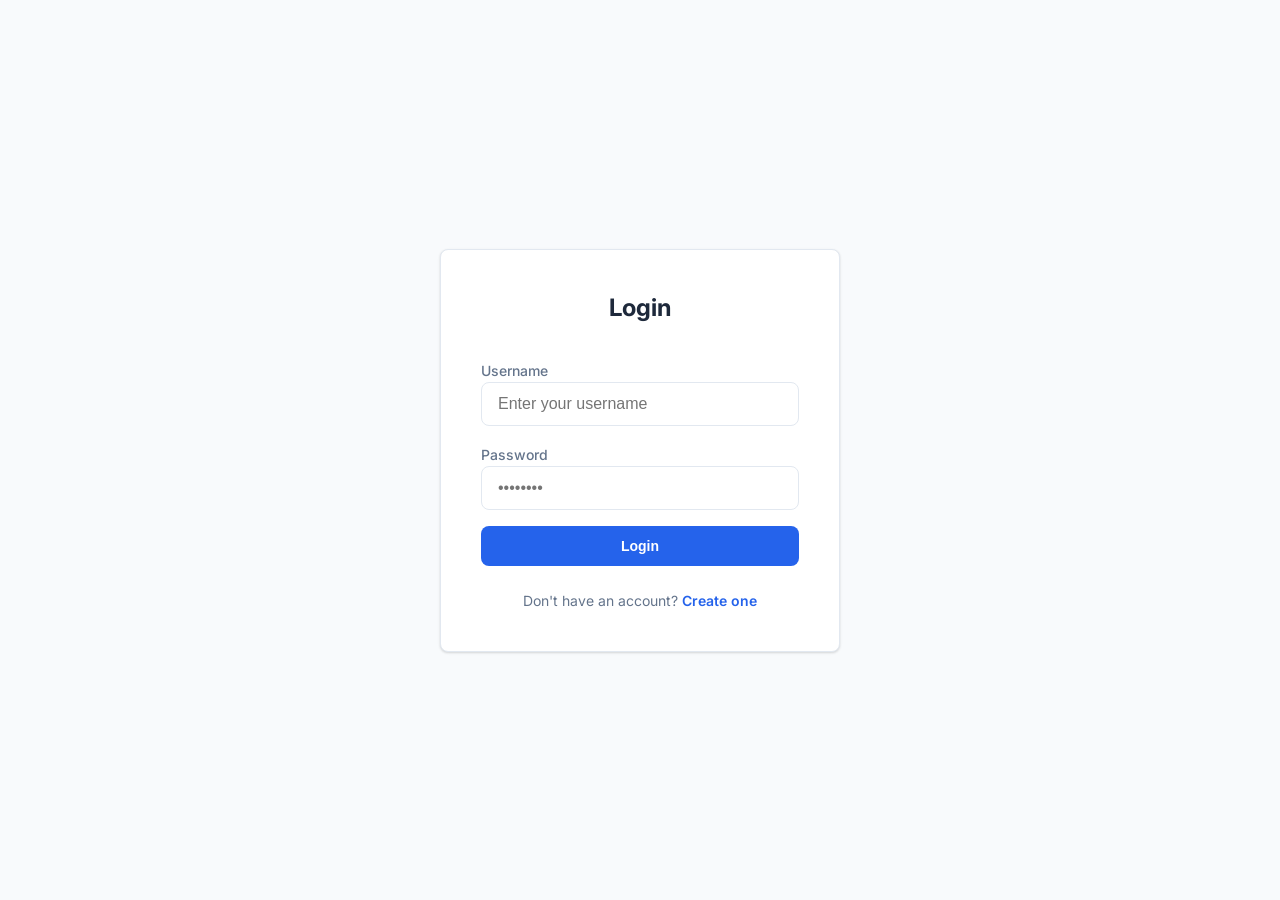
<file: Frontend/index.html>
<!DOCTYPE html>
<html lang="en">
<head>
  <meta charset="UTF-8">
  <meta name="viewport" content="width=device-width, initial-scale=1.0">
  <title>Expense Tracker | Dashboard</title>
  <link rel="preconnect" href="https://fonts.googleapis.com">
  <link rel="preconnect" href="https://fonts.gstatic.com" crossorigin>
  <link href="https://fonts.googleapis.com/css2?family=Inter:wght@400;500;600;700&display=swap" rel="stylesheet">
  <link rel="stylesheet" href="css/style.css">
</head>

<body>

  <header class="header">
    <div class="container">
      <div class="header-brand">
        <h2>Expense Tracker</h2>
      </div>
      <button class="logout-btn" onclick="logout()">Logout</button>
    </div>
  </header>

  <main class="container">
    
    <!-- Hero Summary -->
    <section class="summary-card">
      <span>Current Total Expenses</span>
      <h1 id="mainTotal">₦0.00</h1>
    </section>

    <div class="main-grid">
      <!-- Add Expense Section -->
      <section class="card-box">
        <h3>Add New Expense</h3>
        <div class="form-group">
          <div>
            <label for="amount">Amount</label>
            <input id="amount" type="number" placeholder="0.00">
          </div>
          <div>
            <label for="category">Category</label>
            <input id="category" placeholder="e.g. Food, Rent, Transport">
          </div>
          <div>
            <label for="description">Description</label>
            <input id="description" placeholder="Optional notes">
          </div>
          <button class="btn-primary" onclick="handleAddExpense()">Add Expense</button>
        </div>
      </section>

      <!-- Reports Section -->
      <section class="card-box">
        <h3>Quick Insights</h3>
        <div class="form-group" style="flex-direction: row; gap: 0.5rem; margin-bottom: 1rem;">
          <button class="btn-outline" style="flex: 1" onclick="loadDaily()">Daily Report</button>
          <button class="btn-outline" style="flex: 1" onclick="loadMonthly()">Monthly Report</button>
        </div>
        <div id="reportDisplay" class="report-box hidden">
          <!-- Report content injected here -->
        </div>
      </section>
    </div>

    <!-- Expenses List -->
    <section class="card-box" style="margin-top: 2rem;">
      <div style="display: flex; justify-content: space-between; align-items: center; margin-bottom: 1.5rem;">
        <h3>Recent Transactions</h3>
        <button class="btn-outline" style="padding: 0.5rem 1rem;" onclick="loadExpenses()">Refresh</button>
      </div>
      <div id="expenseList">
        <!-- Expenses injected here -->
      </div>
    </section>

  </main>

  <!-- Edit Modal -->
  <div id="editModal" class="modal">
    <div class="modal-content">
      <span class="close-modal" onclick="closeEditModal()">&times;</span>
      <h3>Edit Transaction</h3>
      <input id="editId" type="hidden">
      <div class="form-group" style="margin-top: 1.5rem;">
        <div>
          <label>Amount</label>
          <input id="editAmount" type="number">
        </div>
        <div>
          <label>Category</label>
          <input id="editCategory">
        </div>
        <div>
          <label>Description</label>
          <input id="editDescription">
        </div>
        <button class="btn-primary" onclick="handleUpdateExpense()">Save Changes</button>
      </div>
    </div>
  </div>

  <!-- Notification Toast -->
  <div id="toast" class="toast"></div>

  <script src="js/api.js"></script>
  <script src="js/dashboard.js"></script>

</body>
</html>
</file>
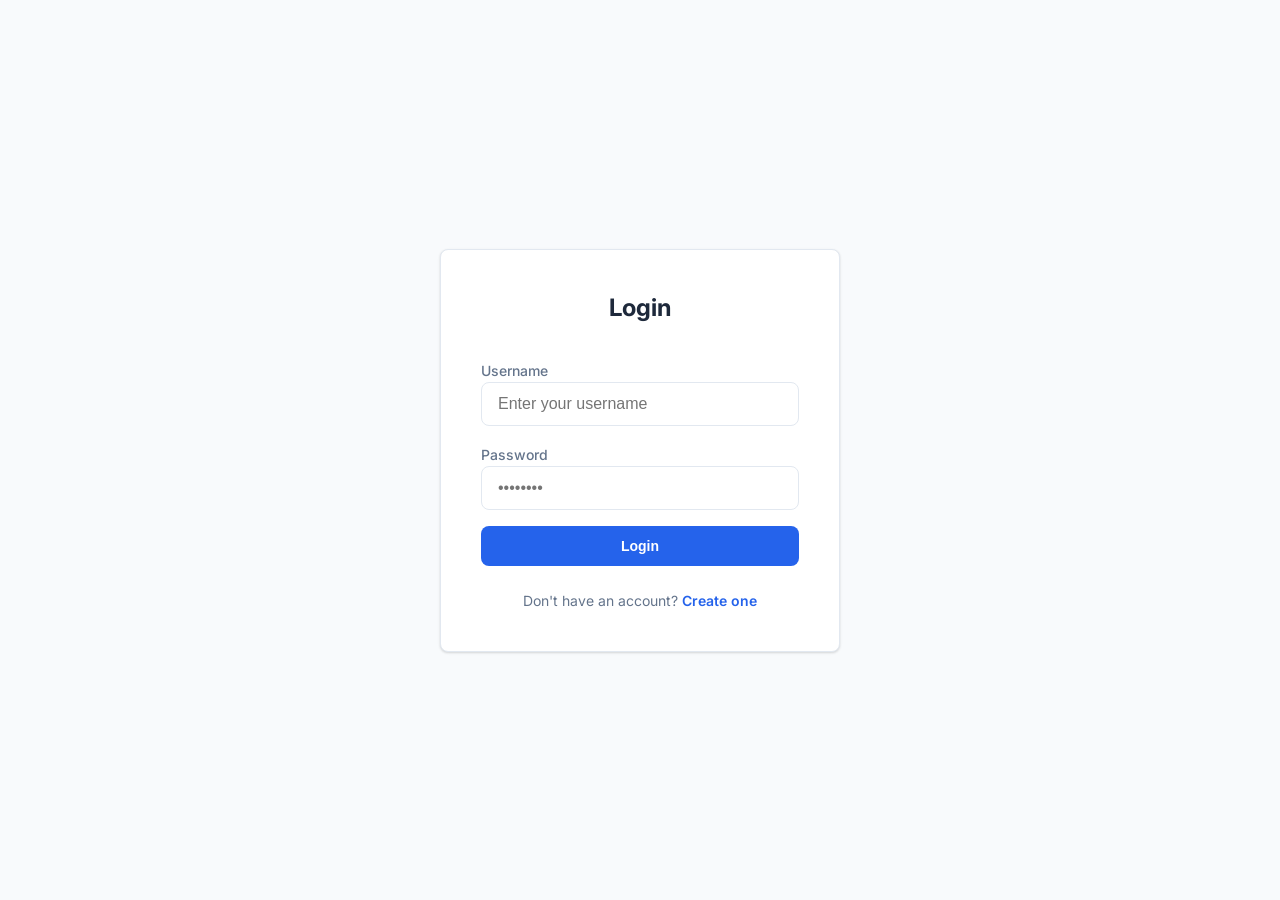
<file: Frontend/dashboard.html>
<!DOCTYPE html>
<html>
<head>
  <meta charset="UTF-8">
  <meta name="viewport" content="width=device-width, initial-scale=1.0">
  <title>Expense Dashboard</title>

  <link rel="stylesheet" href="css/style.css">
</head>

<body>

<div class="container">


  <div style="display:flex; justify-content:space-between; align-items:center; margin-bottom:10px;">
    <h2>Expense Dashboard</h2>
    <button class="small-btn" onclick="logout()">Logout</button>
  </div>


  <div class="card-box">
    <h3>Add Expense</h3>

    <input id="amount" type="number" placeholder="Amount">
    <input id="category" placeholder="Category">
    <input id="description" placeholder="Description">

    <button onclick="handleAddExpense()">Add Expense</button>
  </div>

 
  <div class="card-box">
    <h3>My Expenses</h3>

    <button onclick="loadExpenses()">Refresh</button>

    <div id="expenseList"></div>
  </div>

 


    <div class="card-box">
      <h3>Reports</h3>

      <button onclick="loadTotal()">Total Expense</button>
      <div id="totalReport" class="report-box hidden"></div>

      <button onclick="loadDaily()">Daily Summary</button>
      <div id="dailyReport" class="report-box hidden"></div>

      <button onclick="loadMonthly()">Monthly Reports</button>
      <div id="monthlyReport" class="report-box hidden"></div>

  </div>  



</div>

<script src="js/api.js"></script>
<script src="js/dashboard.js"></script>

</body>
</html>
</file>
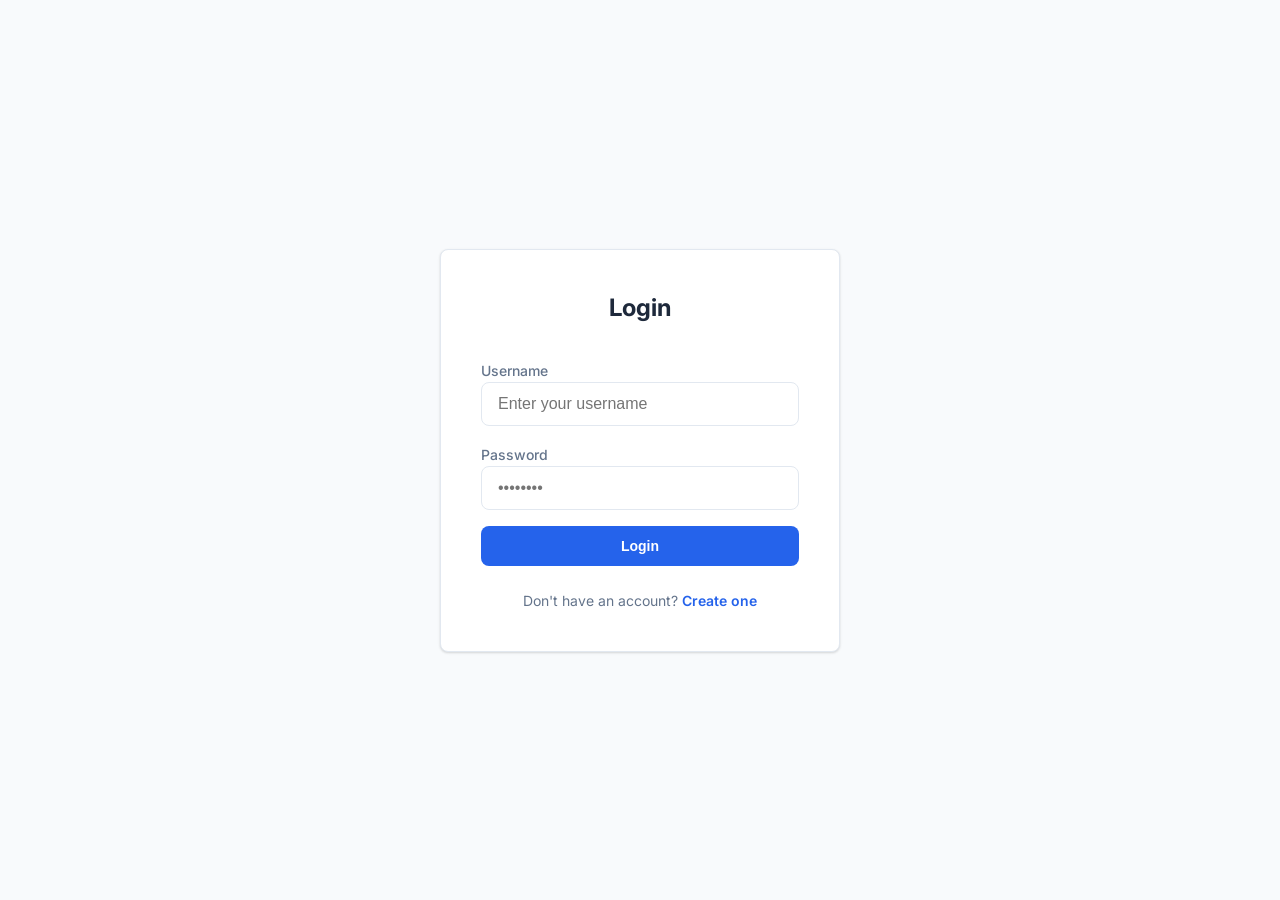
<file: Frontend/login.html>
<!DOCTYPE html>
<html lang="en">
<head>
  <meta charset="UTF-8">
  <meta name="viewport" content="width=device-width, initial-scale=1.0">
  <title>Login | Expense Tracker</title>
  <link rel="preconnect" href="https://fonts.googleapis.com">
  <link rel="preconnect" href="https://fonts.gstatic.com" crossorigin>
  <link href="https://fonts.googleapis.com/css2?family=Inter:wght@400;500;600;700&display=swap" rel="stylesheet">
  <link rel="stylesheet" href="css/style.css">
</head>

<body class="auth-center">

  <div class="auth-card">
    <h2>Login</h2>
    
    <div class="form-group">
      <div>
        <label for="username">Username</label>
        <input id="username" placeholder="Enter your username">
      </div>
      <div>
        <label for="password">Password</label>
        <input id="password" type="password" placeholder="••••••••">
      </div>
      <button class="btn-primary" onclick="login()">Login</button>
    </div>

    <div class="auth-footer">
      Don't have an account? <a href="register.html">Create one</a>
    </div>
  </div>

  <div id="toast" class="toast"></div>

  <script src="js/api.js"></script>
  <script src="js/auth.js"></script>
</body>
</html>
</file>
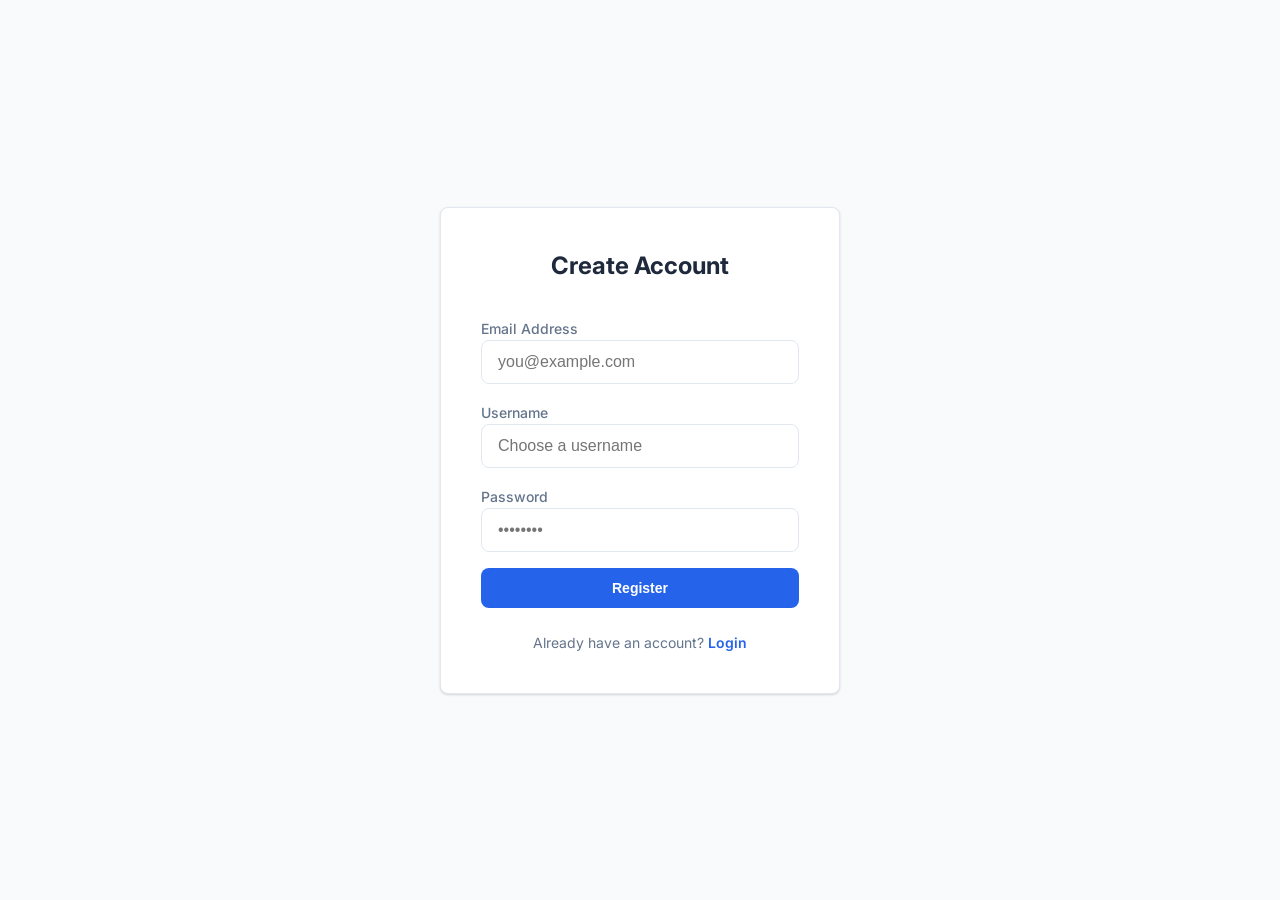
<file: Frontend/register.html>
<!DOCTYPE html>
<html lang="en">
<head>
  <meta charset="UTF-8">
  <meta name="viewport" content="width=device-width, initial-scale=1.0">
  <title>Register | Expense Tracker</title>
  <link rel="preconnect" href="https://fonts.googleapis.com">
  <link rel="preconnect" href="https://fonts.gstatic.com" crossorigin>
  <link href="https://fonts.googleapis.com/css2?family=Inter:wght@400;500;600;700&display=swap" rel="stylesheet">
  <link rel="stylesheet" href="css/style.css">
</head>

<body class="auth-center">

  <div class="auth-card">
    <h2>Create Account</h2>
    
    <div class="form-group">
      <div>
        <label for="email">Email Address</label>
        <input id="email" type="email" placeholder="you@example.com">
      </div>
      <div>
        <label for="username">Username</label>
        <input id="username" placeholder="Choose a username">
      </div>
      <div>
        <label for="password">Password</label>
        <input id="password" type="password" placeholder="••••••••">
      </div>
      <button class="btn-primary" onclick="register()">Register</button>
    </div>

    <div class="auth-footer">
      Already have an account? <a href="login.html">Login</a>
    </div>
  </div>

  <div id="toast" class="toast"></div>

  <script src="js/api.js"></script>
  <script src="js/auth.js"></script>
</body>
</html>
</file>
<file: Frontend/css/style.css>
/* Corporate Minimalist Style */
:root {
  --primary: #1e293b;    /* Slate 800 */
  --accent: #2563eb;     /* Blue 600 */
  --bg: #f8fafc;         /* Slate 50 */
  --text: #334155;       /* Slate 700 */
  --text-muted: #64748b; /* Slate 500 */
  --border: #e2e8f0;     /* Slate 200 */
  --card-bg: #ffffff;
  --success: #10b981;    /* Emerald 500 */
  --error: #f43f5e;      /* Rose 500 */
  --radius: 8px;
  --shadow: 0 1px 3px rgba(0, 0, 0, 0.1), 0 1px 2px rgba(0, 0, 0, 0.06);
}

* {
  margin: 0;
  padding: 0;
  box-sizing: border-box;
}

body {
  font-family: 'Inter', system-ui, -apple-system, sans-serif;
  background-color: var(--bg);
  color: var(--text);
  line-height: 1.5;
  -webkit-font-smoothing: antialiased;
}

/* Layout */
.container {
  max-width: 1000px;
  margin: 0 auto;
  padding: 2rem 1rem;
}

/* Typography */
h1, h2, h3 {
  color: var(--primary);
  font-weight: 700;
  margin-bottom: 0.5rem;
}

h1 { font-size: 2.25rem; letter-spacing: -0.025em; }
h2 { font-size: 1.5rem; }
h3 { font-size: 1.125rem; }

/* Header */
.header {
  position: sticky;
  top: 0;
  background: rgba(255, 255, 255, 0.8);
  backdrop-filter: blur(8px);
  border-bottom: 1px solid var(--border);
  padding: 1rem 0;
  margin-bottom: 2rem;
  z-index: 100;
}

.header .container {
  display: flex;
  justify-content: space-between;
  align-items: center;
  padding: 0 1rem;
  max-width: 1000px;
  margin: 0 auto;
}

.header-brand h2 {
  margin-bottom: 0;
  font-size: 1.25rem;
  color: var(--accent);
}

/* Cards */
.card-box {
  background: var(--card-bg);
  border: 1px solid var(--border);
  border-radius: var(--radius);
  padding: 1.5rem;
  box-shadow: var(--shadow);
  margin-bottom: 1.5rem;
}

.summary-card {
  background: var(--primary);
  color: white;
  padding: 2rem;
  border-radius: var(--radius);
  text-align: center;
  margin-bottom: 2rem;
}

.summary-card h1 {
  color: white;
  margin-bottom: 0;
}

.summary-card span {
  text-transform: uppercase;
  font-size: 0.75rem;
  font-weight: 600;
  letter-spacing: 0.05em;
  opacity: 0.8;
}

/* Grid */
.main-grid {
  display: grid;
  grid-template-columns: 1fr 1fr;
  gap: 1.5rem;
}

@media (max-width: 768px) {
  .main-grid {
    grid-template-columns: 1fr;
  }
}

/* Forms */
.form-group {
  display: flex;
  flex-direction: column;
  gap: 1rem;
}

label {
  font-size: 0.875rem;
  font-weight: 500;
  margin-bottom: -0.5rem;
  color: var(--text-muted);
}

input {
  width: 100%;
  padding: 0.75rem 1rem;
  border: 1px solid var(--border);
  border-radius: var(--radius);
  font-size: 1rem;
  transition: border-color 0.2s, box-shadow 0.2s;
}

input:focus {
  outline: none;
  border-color: var(--accent);
  box-shadow: 0 0 0 3px rgba(37, 99, 235, 0.1);
}

/* Buttons */
button {
  cursor: pointer;
  padding: 0.75rem 1.5rem;
  border-radius: var(--radius);
  font-size: 0.875rem;
  font-weight: 600;
  transition: all 0.2s;
  border: none;
}

.btn-primary {
  background: var(--accent);
  color: white;
}

.btn-primary:hover {
  background: #1d4ed8;
  transform: translateY(-1px);
}

.btn-outline {
  background: transparent;
  border: 1px solid var(--border);
  color: var(--text);
}

.btn-outline:hover {
  background: var(--bg);
}

.btn-danger {
  background: transparent;
  color: var(--error);
  padding: 0.5rem;
}

.btn-danger:hover {
  background: #fff1f2;
}

.logout-btn {
  background: transparent;
  border: 1px solid var(--border);
  color: var(--text-muted);
  padding: 0.5rem 1rem;
}

.logout-btn:hover {
  border-color: var(--error);
  color: var(--error);
}

/* Lists */
.expense-item {
  display: flex;
  justify-content: space-between;
  align-items: center;
  padding: 1rem;
  border-bottom: 1px solid var(--border);
}

.expense-item:last-child {
  border-bottom: none;
}

.expense-info b {
  display: block;
  font-size: 1rem;
  color: var(--primary);
}

.expense-info small {
  color: var(--text-muted);
}

.expense-amount {
  font-weight: 700;
  color: var(--primary);
  margin-right: 1.5rem;
}

.expense-actions {
  display: flex;
  gap: 0.5rem;
}

/* Modal */
.modal {
  display: none;
  position: fixed;
  z-index: 200;
  left: 0;
  top: 0;
  width: 100%;
  height: 100%;
  background-color: rgba(0, 0, 0, 0.5);
  align-items: center;
  justify-content: center;
}

.modal.active {
  display: flex;
}

.modal-content {
  background-color: var(--card-bg);
  padding: 2rem;
  border-radius: var(--radius);
  width: 90%;
  max-width: 500px;
  position: relative;
  box-shadow: 0 20px 25px -5px rgba(0, 0, 0, 0.1);
}

.close-modal {
  position: absolute;
  top: 1rem;
  right: 1rem;
  font-size: 1.5rem;
  cursor: pointer;
  color: var(--text-muted);
}

/* Toast */
.toast {
  position: fixed;
  bottom: 2rem;
  right: 2rem;
  padding: 1rem 1.5rem;
  background: var(--primary);
  color: white;
  border-radius: var(--radius);
  box-shadow: 0 10px 15px -3px rgba(0, 0, 0, 0.1);
  transform: translateY(100px);
  transition: transform 0.3s ease-out;
  z-index: 300;
}

.toast.show {
  transform: translateY(0);
}

.toast.success { background: var(--success); }
.toast.error { background: var(--error); }

.hidden { display: none; }

/* Auth Layout */
.auth-center {
  min-height: 100vh;
  display: flex;
  align-items: center;
  justify-content: center;
  padding: 1rem;
}

.auth-card {
  width: 100%;
  max-width: 400px;
  background: white;
  padding: 2.5rem;
  border-radius: var(--radius);
  border: 1px solid var(--border);
  box-shadow: var(--shadow);
}

.auth-card h2 {
  text-align: center;
  margin-bottom: 2rem;
}

.auth-footer {
  margin-top: 1.5rem;
  text-align: center;
  font-size: 0.875rem;
  color: var(--text-muted);
}

.auth-footer a {
  color: var(--accent);
  text-decoration: none;
  font-weight: 600;
}
</file>
